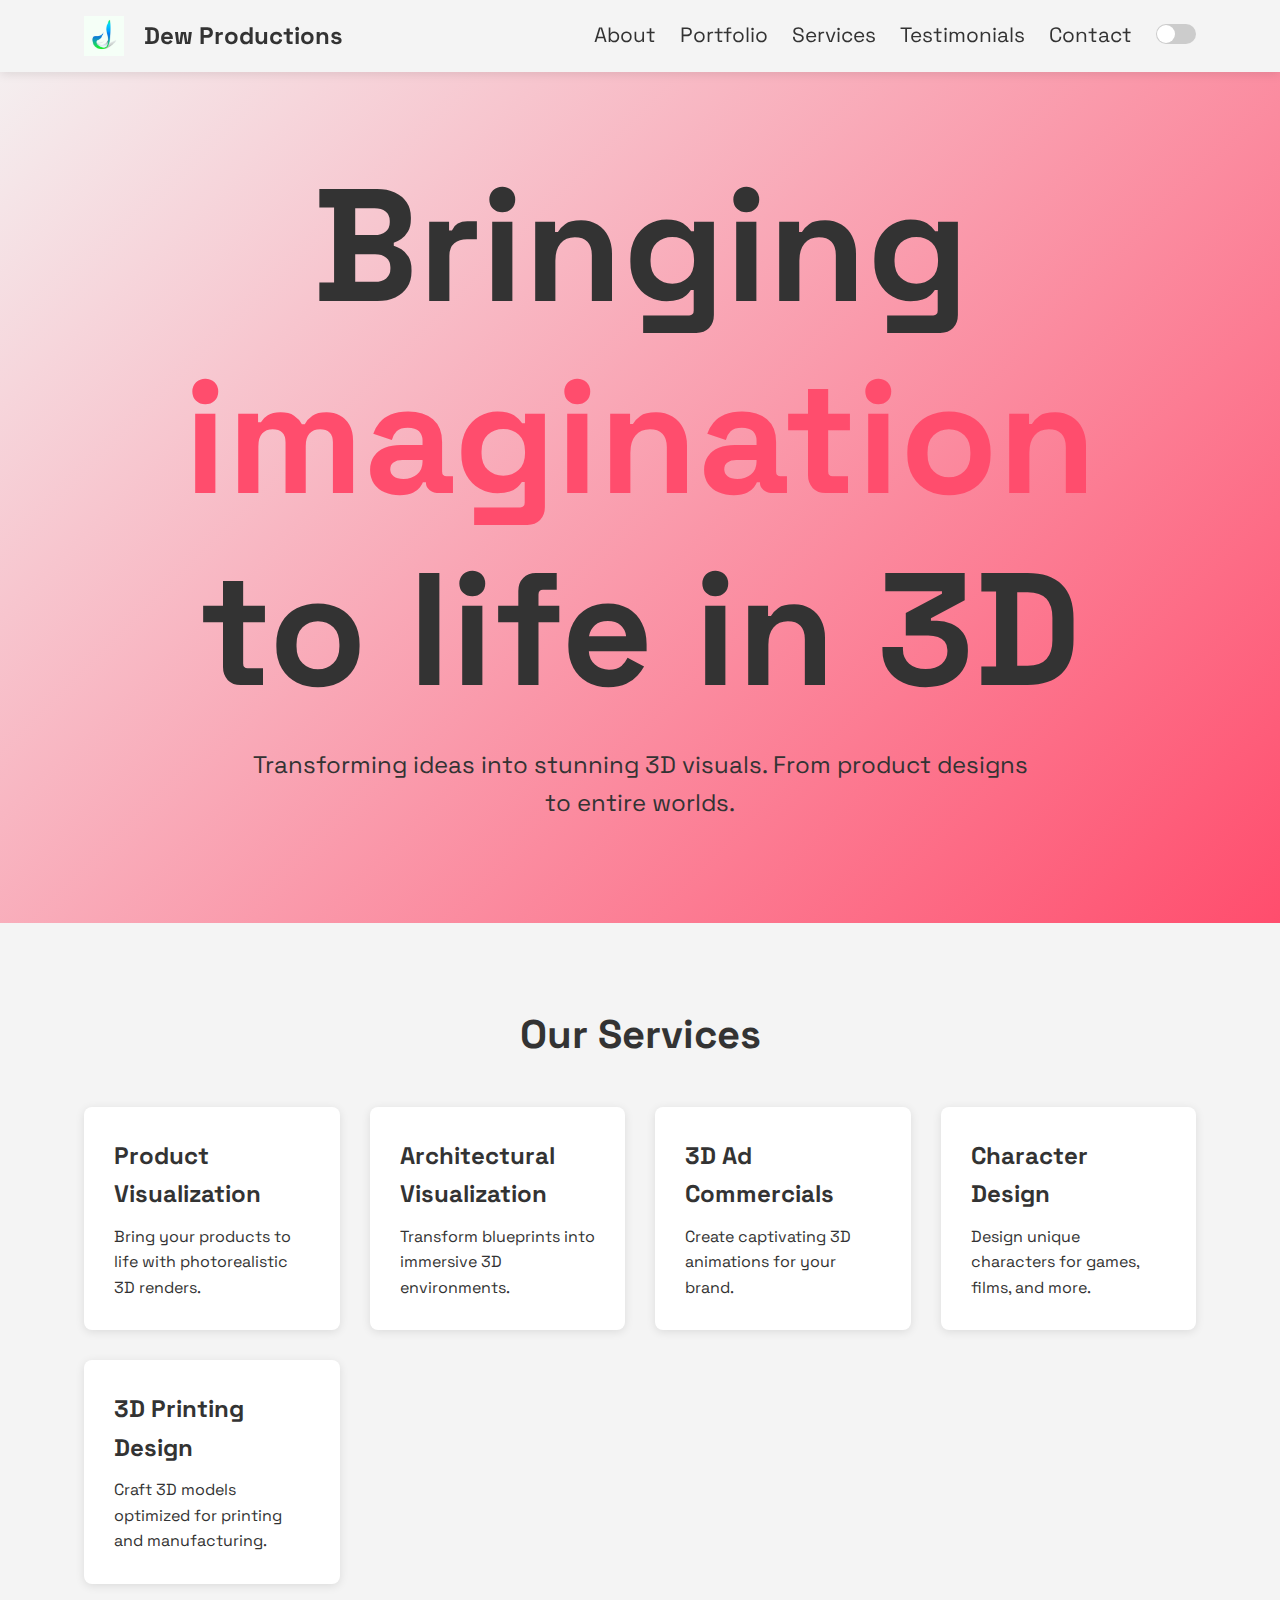
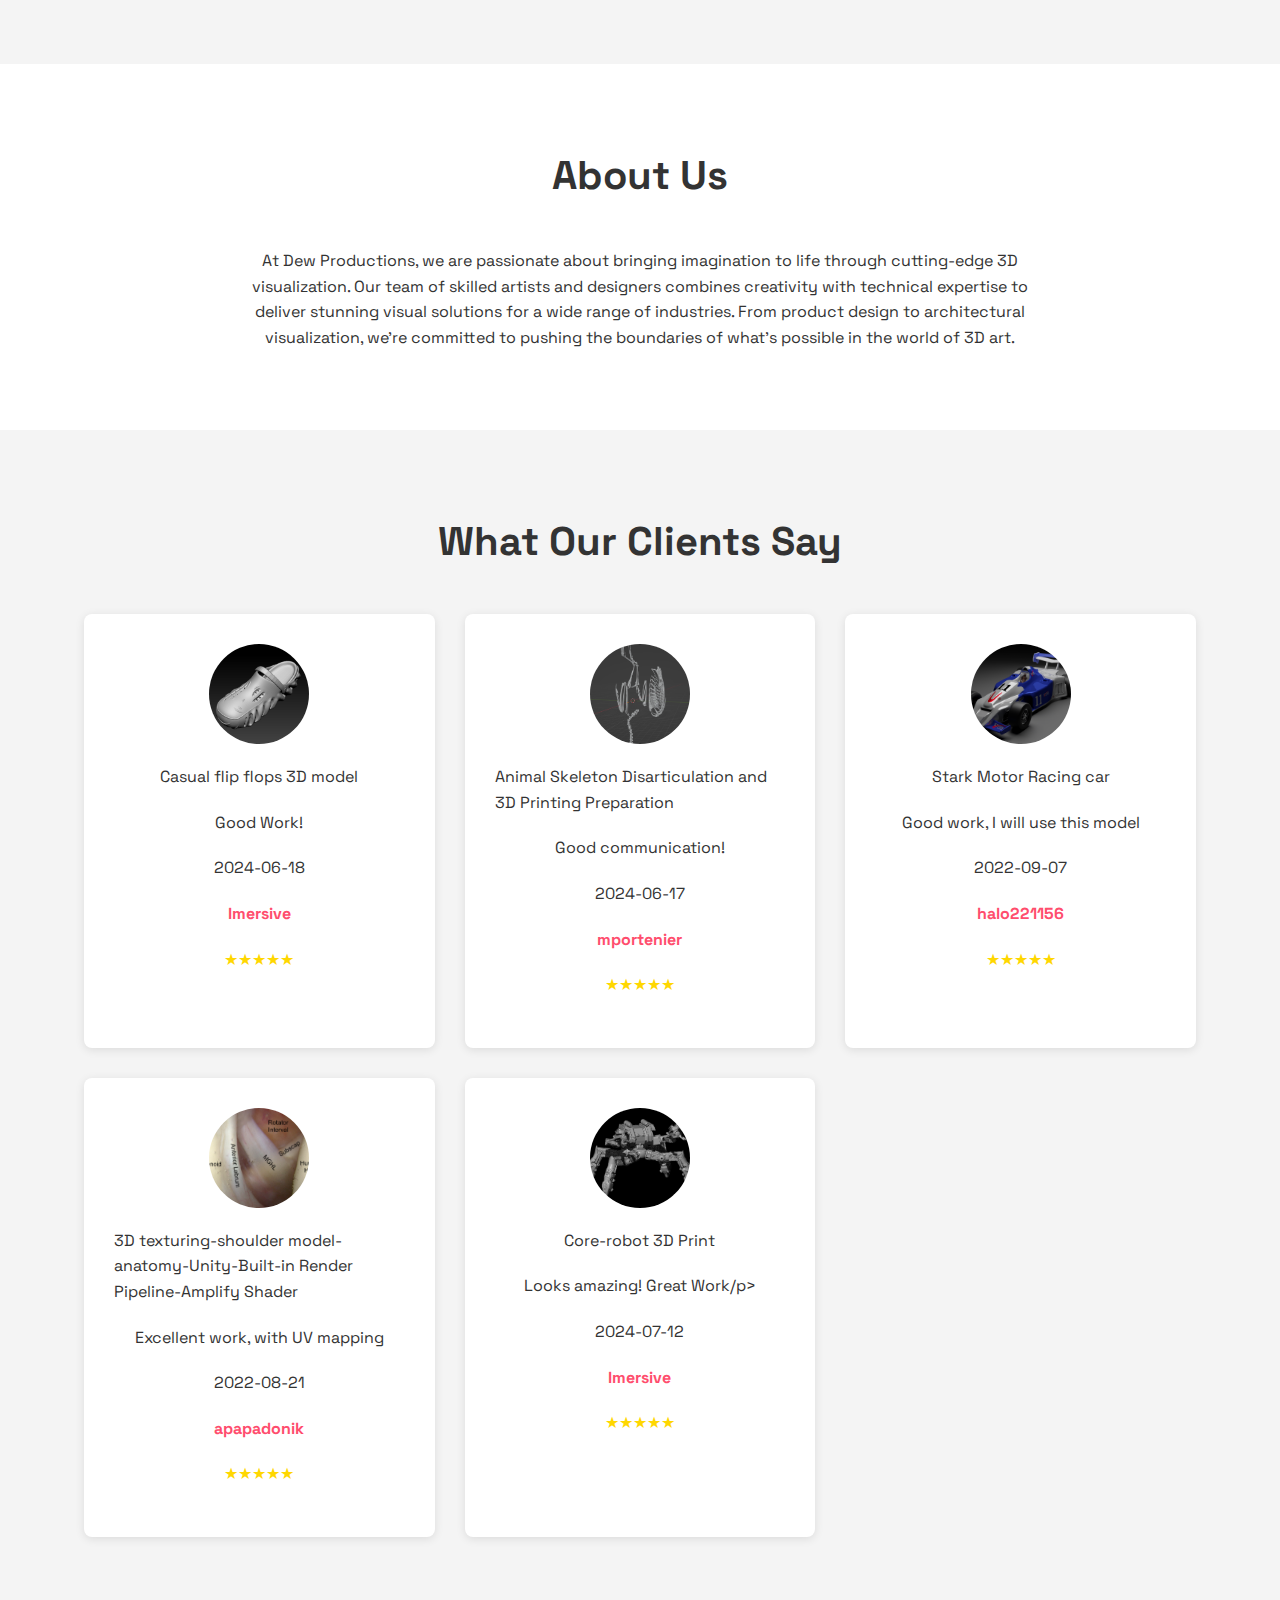
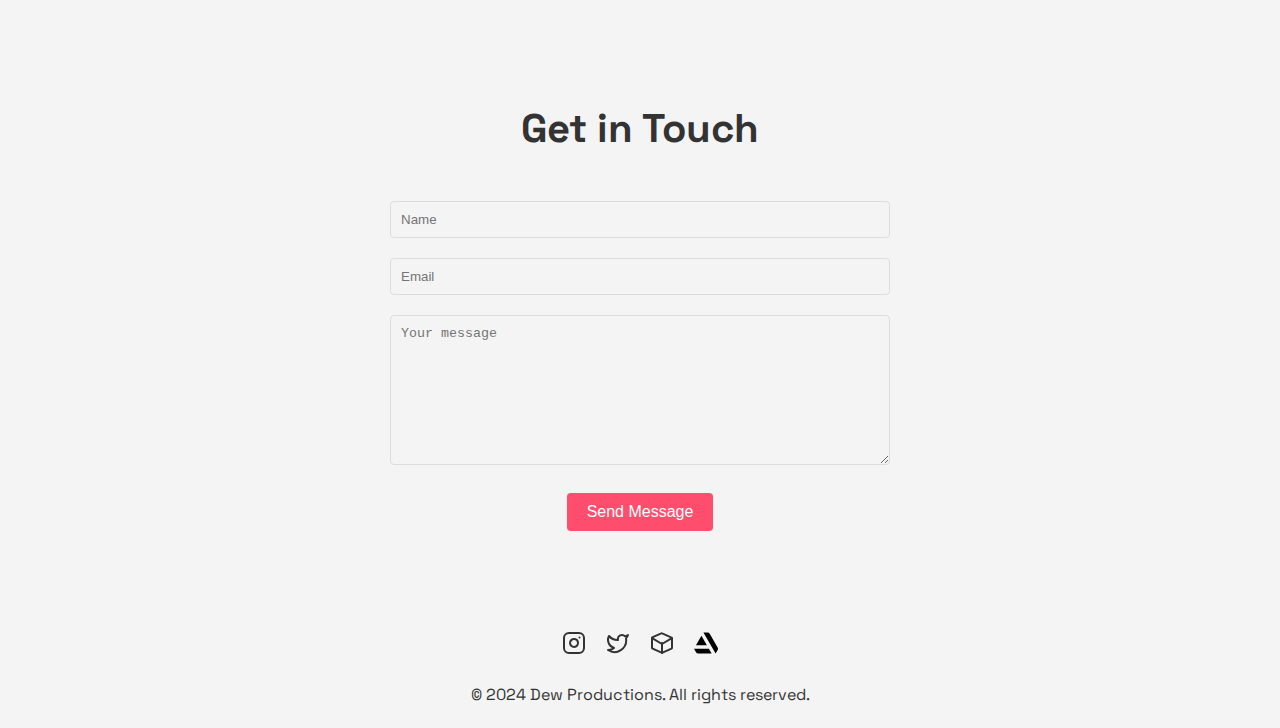
<file: index.html>
<!DOCTYPE html>
<html lang="en">
<head>
    <meta charset="UTF-8">
    <meta name="viewport" content="width=device-width, initial-scale=1.0">
    <title>Dew Productions</title>
    <link rel="stylesheet" href="mainstyles.css" class="rel">
    <link rel="preconnect" href="https://fonts.googleapis.com">
    <link rel="preconnect" href="https://fonts.gstatic.com" crossorigin>
    <link href="https://fonts.googleapis.com/css2?family=Noto+Sans:ital,wght@0,100..900;1,100..900&family=Space+Grotesk:wght@300..700&display=swap" rel="stylesheet">
</head>
<body>
    <nav class="navbar">
        <div class="container">
            <a href="index.html" class="navbar-brand">
                <img src="/images/Logo.jpg?height=40&width=40&text=Logo">
                Dew Productions
            </a>
            <ul class="navbar-nav">
                <li class="nav-item"><a href="#about" class="nav-link">About</a></li>
                <li class="nav-item"><a href="portfolio.html" class="nav-link">Portfolio</a></li>
                <li class="nav-item"><a href="services.html" class="nav-link">Services</a></li>
                <li class="nav-item"><a href="#testimonials" class="nav-link">Testimonials</a></li>
                <li class="nav-item"><a href="#contact" class="nav-link">Contact</a></li>
                <li class="nav-item">
                    <button id="theme-toggle" class="theme-toggle">
                        <span class="toggle-slider"></span>
                    </button>
                </li>
            </ul>
        </div>
    </nav>

    <header class="hero">
        <div class="container">
            <h1>Bringing <span style="color: var(--accent-color);">imagination</span> to life in 3D</h1>
            <p>Transforming ideas into stunning 3D visuals. From product designs to entire worlds.</p>
        </div>
    </header>

    <section id="services" class="services">
        <div class="container">
            <h2>Our Services</h2>
            <div class="services-grid">
                <div class="service-card">
                    <h3><a href="services.html#product-visualization">Product Visualization</a></h3>
                    <p>Bring your products to life with photorealistic 3D renders.</p>
                </div>
                <div class="service-card">
                    <h3><a href="services.html#architectural-visualization">Architectural Visualization</a></h3>
                    <p>Transform blueprints into immersive 3D environments.</p>
                </div>
                <div class="service-card">
                    <h3><a href="services.html#3d-ad-commercials">3D Ad Commercials</a></h3>
                    <p>Create captivating 3D animations for your brand.</p>
                </div>
                <div class="service-card">
                    <h3><a href="services.html#character-design">Character Design</a></h3>
                    <p>Design unique characters for games, films, and more.</p>
                </div>
                <div class="service-card">
                    <h3><a href="services.html#3d-printing-design">3D Printing Design</a></h3>
                    <p>Craft 3D models optimized for printing and manufacturing.</p>
                </div>
            </div>
        </div>
    </section>

    <section id="about" class="about">
        <div class="container">
            <h2>About Us</h2>
            <p>At Dew Productions, we are passionate about bringing imagination to life through cutting-edge 3D visualization. Our team of skilled artists and designers combines creativity with technical expertise to deliver stunning visual solutions for a wide range of industries. From product design to architectural visualization, we're committed to pushing the boundaries of what's possible in the world of 3D art.</p>
        </div>
    </section>

    <section id="testimonials" class="testimonials">
        <div class="container">
            <h2>What Our Clients Say</h2>
            <div class="testimonial-grid">
                <div class="testimonial-card">
                    <img src="/images/shoe1.jpg" alt="Mike Johnson">
                    <p>Casual flip flops 3D model</p>
                    <p>Good Work!</p>
                    <p>2024-06-18</p>   
                    <p class="author">Imersive</p>
                    <p class="rating">★★★★★</p>
                </div>
                <div class="testimonial-card">
                    <img src="/images/Screenshot (306).png" alt="Mike Johnson">
                    <p>Animal Skeleton Disarticulation and 3D Printing Preparation</p>
                    <p>Good communication!</p>
                    <p>2024-06-17</p>   
                    <p class="author">mportenier</p>
                    <p class="rating">★★★★★</p>
                </div>
                <div class="testimonial-card">
                    <img src="/images/stark.png" alt="Mike Johnson">
                    <p>Stark Motor Racing car</p>
                    <p>Good work, I will use this model</p>
                    <p>2022-09-07</p>   
                    <p class="author">halo221156</p>
                    <p class="rating">★★★★★</p>
                </div>
                <div class="testimonial-card">
                    <img src="images/Screenshot (362).png" alt="Mike Johnson">
                    <p>3D texturing-shoulder model-anatomy-Unity-Built-in Render Pipeline-Amplify Shader</p>
                    <p>Excellent work, with UV mapping</p>
                    <p>2022-08-21</p>   
                    <p class="author">apapadonik</p>
                    <p class="rating">★★★★★</p>
                </div>
                <div class="testimonial-card">
                    <img src="images/Core1.jpg" alt="Mike Johnson">
                    <p>Core-robot 3D Print</p>
                    <p>Looks amazing! Great Work/p>
                    <p>2024-07-12</p>   
                    <p class="author">Imersive</p>
                    <p class="rating">★★★★★</p>
                </div>
            </div>
        </div>
    </section>

    <section id="contact" class="contact">
        <div class="container">
            <h2>Get in Touch</h2>
            <form id="contact-form">
                <input type="text" name="name" placeholder="Name" required>
                <input type="email" name="email" placeholder="Email" required>
                <textarea name="message" placeholder="Your message" required></textarea>
                <button type="submit">Send Message</button>
            </form>
        </div>
    </section>
    <a href="https://www.cgtrader.com/yourusername" target="_blank" rel="noopener noreferrer"><i class="fas fa-cube"></i></a>
    <a href="https://www.artstation.com/yourusername" target="_blank" rel="noopener noreferrer"><i class="fab fa-artstation"></i></a>
</div>
    <footer>
        <div class="container">
            <div class="social-icons">
                <a href="https://www.instagram.com/heyitsraghul?igsh=YnRzYnNlNmFoNXo1" target="_blank" rel="noopener noreferrer" aria-label="Instagram">
                    <svg xmlns="http://www.w3.org/2000/svg" width="24" height="24" viewBox="0 0 24 24" fill="none" stroke="currentColor" stroke-width="2" stroke-linecap="round" stroke-linejoin="round" class="lucide lucide-instagram"><rect width="20" height="20" x="2" y="2" rx="5" ry="5"/><path d="M16 11.37A4 4 0 1 1 12.63 8 4 4 0 0 1 16 11.37z"/><line x1="17.5" x2="17.51" y1="6.5" y2="6.5"/></svg>
                </a>
                <a href="https://x.com/itsmeeraghul?t=iphz2Q7sQd81c7DAX1swjw&s=09" target="_blank" rel="noopener noreferrer" aria-label="Twitter">
                    <svg xmlns="http://www.w3.org/2000/svg" width="24" height="24" viewBox="0 0 24 24" fill="none" stroke="currentColor" stroke-width="2" stroke-linecap="round" stroke-linejoin="round" class="lucide lucide-twitter"><path d="M22 4s-.7 2.1-2 3.4c1.6 10-9.4 17.3-18 11.6 2.2.1 4.4-.6 6-2C3 15.5.5 9.6 3 5c2.2 2.6 5.6 4.1 9 4-.9-4.2 4-6.6 7-3.8 1.1 0 3-1.2 3-1.2z"/></svg>
                </a>
                <a href="https://www.cgtrader.com/designers/dewstudios" target="_blank" rel="noopener noreferrer" aria-label="CGTrader">
                    <svg xmlns="http://www.w3.org/2000/svg" width="24" height="24" viewBox="0 0 24 24" fill="none" stroke="currentColor" stroke-width="2" stroke-linecap="round" stroke-linejoin="round" class="lucide lucide-cube"><path d="m21.12 6.4-9-4a1 1 0 0 0-.88 0l-9 4A1 1 0 0 0 2 7.28v9.44a1 1 0 0 0 .62.92l9 4a1 1 0 0 0 .88 0l9-4A1 1 0 0 0 22 16.72V7.28a1 1 0 0 0-.88-.88Z"/><path d="M12 22V12"/><path d="m2.12 7.12 9.88 5.88 9.88-5.88"/></svg>
                </a>
                <a href="https://www.artstation.com/3dartist_studio" target="_blank" rel="noopener noreferrer" aria-label="ArtStation">
                    <svg fill="#000000" width="24px" height="24px" viewBox="0 0 24 24" role="img" xmlns="http://www.w3.org/2000/svg"><title>ArtStation icon</title><path d="M0 17.723l2.027 3.505h.001a2.424 2.424 0 0 0 2.164 1.333h13.457l-2.792-4.838H0zm24 .025c0-.484-.143-.935-.388-1.314L15.728 2.728a2.424 2.424 0 0 0-2.142-1.289H9.419L21.598 22.54l1.92-3.325c.378-.637.482-.919.482-1.467zm-11.129-3.462L7.428 4.858l-5.444 9.428h10.887z"/></svg>
                </a>
            </div>
            <p>&copy; 2024 Dew Productions. All rights reserved.</p>
        </div>
    </footer>

    <script>
        document.getElementById('contact-form').addEventListener('submit', function(e) {
            e.preventDefault();
            const formData = new FormData(this);
            fetch('/send-email', {
                method: 'POST',
                body: formData
            })
            .then(response => response.json())
            .then(data => {
                if (data.success) {
                    alert('Thank you for your message. We will get back to you soon!');
                    this.reset();
                } else {
                    alert('There was an error sending your message. Please try again later.');
                }
            })
            
            .catch(error => {
                console.error('Error:', error);
                alert('There was an error sending your message. Please try again later.');
            });
        });

        const themeToggle = document.getElementById('theme-toggle');
        const body = document.body;

        themeToggle.addEventListener('click', () => {
            body.classList.toggle('dark-mode');
            localStorage.setItem('theme', body.classList.contains('dark-mode') ? 'dark' : 'light');
        });

        // Check for saved theme preference or use device preference
        const prefersDarkScheme = window.matchMedia('(prefers-color-scheme: dark)');
        if (localStorage.getItem('theme') === 'dark' || (!localStorage.getItem('theme') && prefersDarkScheme.matches)) {
            body.classList.add('dark-mode');
        }

        // Smooth scrolling for navbar links
        document.querySelectorAll('a[href^="#"]').forEach(anchor => {
            anchor.addEventListener('click', function (e) {
                e.preventDefault();
                document.querySelector(this.getAttribute('href')).scrollIntoView({
                    behavior: 'smooth'
                });
            });
        });

        
    </script>
    
</body>
</html>
</file>
<file: mainstyles.css>
:root {
    --bg-color: #f4f4f4;
    --text-color: #333;
    --accent-color: #ff4d6d;
    --card-bg: #ffffff;
}

.dark-mode {
    --bg-color: #1a1a1a;
    --text-color: #f4f4f4;
    --accent-color: #ff4d6d;
    --card-bg: #2a2a2a;
}

* {
    margin: 0;
    padding: 0;
    box-sizing: border-box;
}

body {
    font-family: 'Space Grotesk', sans-serif;
    line-height: 1.6;
    color: var(--text-color);
    background-color: var(--bg-color);
    transition: background-color 0.3s, color 0.3s;
}

.container {
    width: 90%;
    max-width: 1200px;
    margin: 0 auto;
    padding: 0 20px;
}

h1, h2, h3 {
    font-weight: bold;
}

/* Navbar */

.navbar {
    background-color: var(--bg-color);
    padding: 1rem 0;
    position: fixed;
    width: 100%;
    top: 0;
    z-index: 1000;
    box-shadow: 0 2px 10px rgba(0, 0, 0, 0.1);
}

.navbar .container {
    display: flex;
    justify-content: space-between;
    align-items: center;
}

.navbar-brand {
    font-size: 1.5rem;
    font-weight: bold;
    color: var(--text-color);
    text-decoration: none;
    display: flex;
    align-items: center;
    gap: 10px;
}

.navbar-brand img {
    height: 40px;
    margin-right: 10px;
}

.navbar-nav {
    display: flex;
    list-style-type: none;
}

.nav-item {
    margin-left: 1.5rem;
}

.nav-link {
    font-size: 1.3rem;
    color: var(--text-color);
    text-decoration: none;
    transition: color 0.3s;
}

.nav-link:hover {
    color: var(--accent-color);
}

/* Theme Toggle */
.theme-toggle {
    background: none;
    border: none;
    cursor: pointer;
    font-size: 1.2rem;
    display: flex;
    align-items: center;
}

.toggle-slider {
    margin-top: 5px;
    position: relative;
    width: 40px;
    height: 20px;
    background-color: #ccc;
    border-radius: 20px;
    transition: 0.3s;
}

.toggle-slider:before {
    content: "";
    position: absolute;
    width: 18px;
    height: 18px;
    border-radius: 50%;
    left: 1px;
    top: 1px;
    background-color: white;
    transition: 0.3s;
}

.dark-mode .toggle-slider {
    background-color: var(--accent-color);
}

.dark-mode .toggle-slider:before {
    transform: translateX(20px);
}


/* Hero Section */
.hero {
    padding: 150px 0 100px;
    text-align: center;
    background: linear-gradient(135deg, var(--bg-color), var(--accent-color));
    min-height: 100vh;
    display: flex;
    align-items: center;
    justify-content: center;
}

.hero h1 {
    font-size: 10rem;
    margin-bottom: 20px;
    line-height: 1.2;
    color: var(--text-color);
}

.hero p {
    font-size: 1.5rem;
    color: var(--text-color);
    max-width: 800px;
    margin: 0 auto;
}

/* Services Section */
.services {
    padding: 80px 0;
}

.services h2 {
    text-align: center;
    font-size: 2.5rem;
    margin-bottom: 40px;
    color: var(--text-color);
}

.services-grid {
    display: grid;
    grid-template-columns: repeat(auto-fit, minmax(250px, 1fr));
    gap: 30px;
}

.service-card {
    background-color: var(--card-bg);
    padding: 30px;
    border-radius: 8px;
    box-shadow: 0 2px 10px rgba(0, 0, 0, 0.1);
    transition: box-shadow 0.3s ease, transform 0.3s ease;
}

.service-card:hover {
    box-shadow: 0 4px 20px rgba(0, 0, 0, 0.15);
    transform: translateY(-5px);
}

.service-card h3 {
    font-size: 1.5rem;
    margin-bottom: 10px;
    color: var(--text-color);
}

.service-card p {
    color: var(--text-color);
}

.service-card h3 a {
    color: var(--text-color);
    text-decoration: none;
    transition: color 0.3s;
}

.service-card h3 a:hover {
    color: var(--accent-color);
}

/* About Section */
.about {
    padding: 80px 0;
    background-color: var(--card-bg);
}

.about h2 {
    text-align: center;
    font-size: 2.5rem;
    margin-bottom: 40px;
    color: var(--text-color);
}

.about p {
    max-width: 800px;
    margin: 0 auto;
    text-align: center;
    color: var(--text-color);
}

/* Testimonials Section */
.testimonials {
    padding: 80px 0;
}

.testimonials h2 {
    text-align: center;
    font-size: 2.5rem;
    margin-bottom: 40px;
    color: var(--text-color);
}

.testimonial-grid {
    display: grid;
    grid-template-columns: repeat(auto-fit, minmax(300px, 1fr));
    gap: 30px;
}

.testimonial-card {
    background-color: var(--card-bg);
    padding: 30px;
    border-radius: 8px;
    box-shadow: 0 2px 10px rgba(0, 0, 0, 0.1);
    display: flex;
    flex-direction: column;
    align-items: center;
}
.testimonial-card img {
    width: 100px;
    height: 100px;
    border-radius: 50%;
    object-fit: cover;
    margin-bottom: 20px;
}

.testimonial-card p {
    margin-bottom: 20px;
    color: var(--text-color);
}

.testimonial-card .author {
    font-weight: bold;
    color: var(--accent-color);
}

.testimonial-card .rating {
    color: gold;
}

/* Contact Section */
.contact {
    padding: 80px 0;
    text-align: center;
}

.contact h2 {
    font-size: 2.5rem;
    margin-bottom: 40px;
    color: var(--text-color);
}

.contact form {
    max-width: 500px;
    margin: 0 auto;
}

.contact input,
.contact textarea {
    width: 100%;
    padding: 10px;
    margin-bottom: 20px;
    border: 1px solid #ddd;
    border-radius: 4px;
    background-color: var(--bg-color);
    color: var(--text-color);
}

.contact textarea {
    height: 150px;
}

.contact button {
    background-color: var(--accent-color);
    color: #fff;
    border: none;
    padding: 10px 20px;
    font-size: 1rem;
    cursor: pointer;
    transition: background-color 0.3s ease;
    border-radius: 4px;
}

.contact button:hover {
    background-color: #e63e5c;
}

.social-icons {
    display: flex;
    justify-content: center;
    gap: 20px;
    margin-bottom: 20px;
}

.social-icons a {
    color: var(--text-color);
    transition: color 0.3s ease;
}

.social-icons a:hover {
    color: var(--accent-color);
}

/* Footer */
footer {
    text-align: center;
    padding: 20px 0;
    color: var(--text-color);
    background-color: var(--bg-color);
}

/* Responsive Design */
@media (max-width: 768px) {
    .hero h1 {
        font-size: 2.5rem;
    }

    .hero p {
        font-size: 1.2rem;
    }

    .services h2,
    .about h2,
    .testimonials h2,
    .contact h2 {
        font-size: 2rem;
    }

    .navbar-nav {
        display: none;
    }

    .navbar .container {
        flex-direction: column;
        align-items: flex-start;
    }

    .navbar-brand {
        margin-bottom: 1rem;
    }

    .theme-toggle {
        position: absolute;
        top: 1rem;
        right: 1rem;
    }

    .services-grid,
    .testimonial-grid {
        grid-template-columns: 1fr;
    }

    .contact form {
        width: 100%;
    }
}

@media (min-width: 769px) and (max-width: 1024px) {
    .hero h1 {
        font-size: 3rem;
    }

    .hero p {
        font-size: 1.3rem;
    }

    .services-grid,
    .testimonial-grid {
        grid-template-columns: repeat(2, 1fr);
    }
}
</file>
